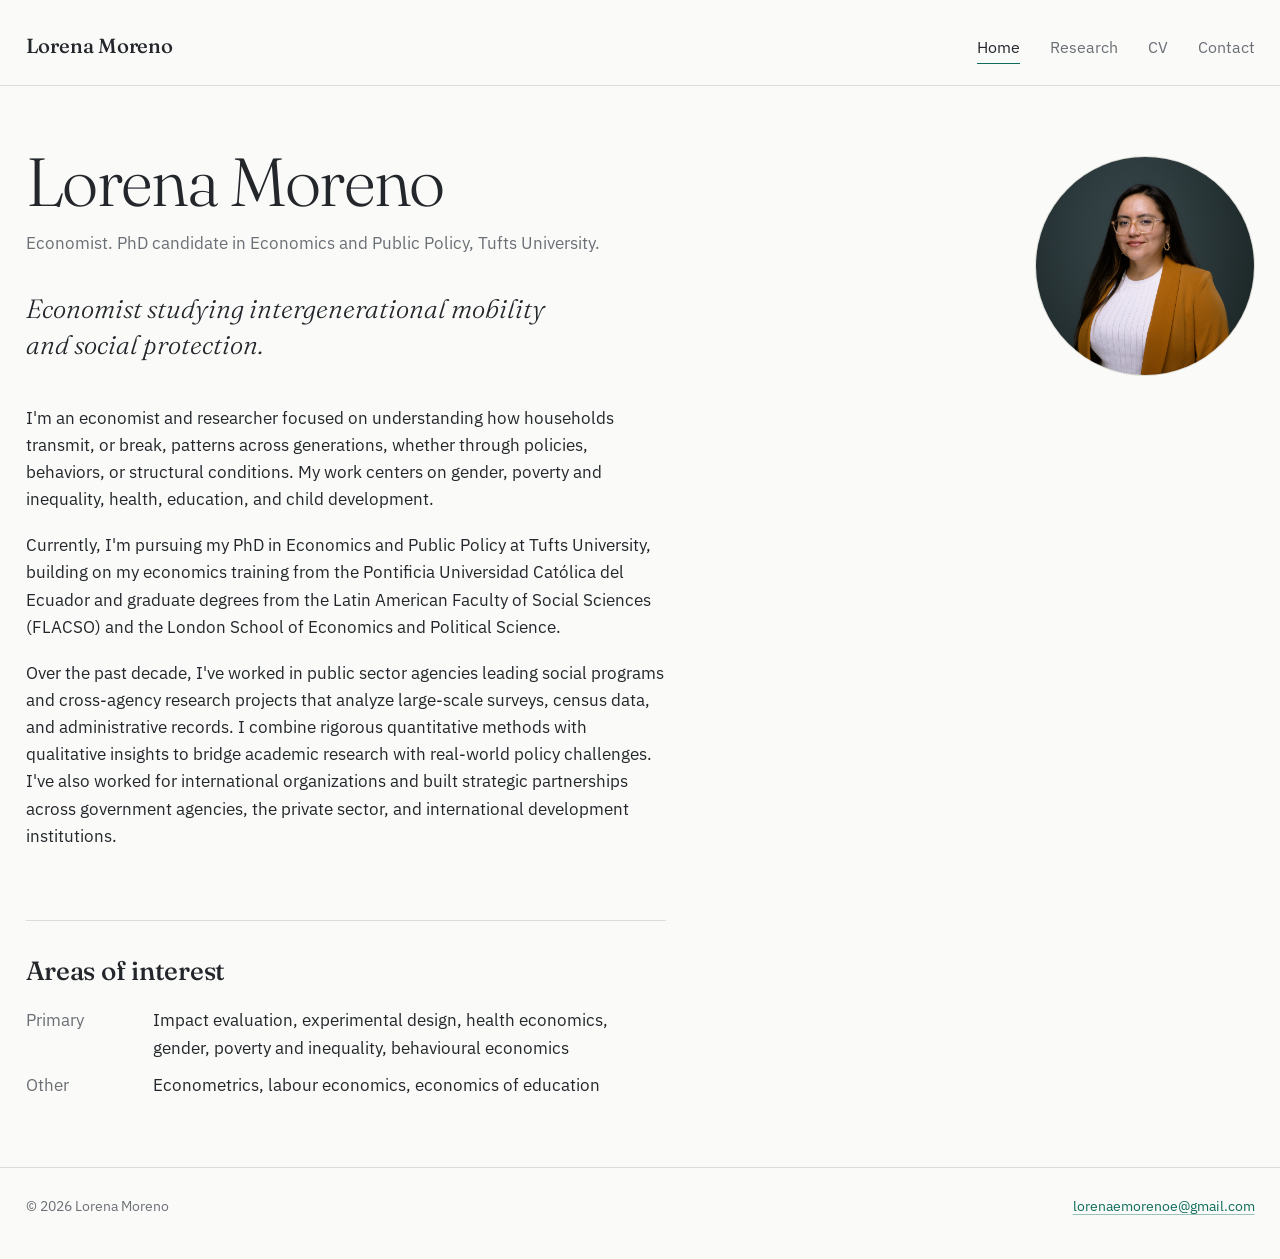
<file: index.html>
<!DOCTYPE html>
<html lang="en">
<head>
  <meta charset="utf-8">
  <meta name="viewport" content="width=device-width, initial-scale=1">
  <title>Lorena Moreno</title>
  <meta name="description" content="Lorena Moreno is a development economist and PhD candidate at Tufts University studying intergenerational mobility, social protection, and child development in Ecuador.">
  <link rel="stylesheet" href="style.css">
</head>
<body>

  <header class="site-header">
    <div class="wrap">
      <a class="brand" href="index.html">Lorena Moreno</a>
      <nav class="nav" aria-label="Main">
        <a href="index.html" aria-current="page">Home</a>
        <a href="research.html">Research</a>
        <a href="cv.html">CV</a>
        <a href="contact.html">Contact</a>
      </nav>
    </div>
  </header>

  <main>
    <div class="wrap">

      <section class="hero">
        <div class="hero-text">
          <h1>Lorena Moreno</h1>
          <p class="role">Economist. PhD candidate in Economics and Public Policy, Tufts University.</p>
          <p class="lede">Economist studying intergenerational mobility and social protection.</p>

          <p>I'm an economist and researcher focused on understanding how households transmit, or break, patterns across generations, whether through policies, behaviors, or structural conditions. My work centers on gender, poverty and inequality, health, education, and child development.</p>

          <p>Currently, I'm pursuing my PhD in Economics and Public Policy at Tufts University, building on my economics training from the Pontificia Universidad Católica del Ecuador and graduate degrees from the Latin American Faculty of Social Sciences (FLACSO) and the London School of Economics and Political Science.</p>

          <p>Over the past decade, I've worked in public sector agencies leading social programs and cross-agency research projects that analyze large-scale surveys, census data, and administrative records. I combine rigorous quantitative methods with qualitative insights to bridge academic research with real-world policy challenges. I've also worked for international organizations and built strategic partnerships across government agencies, the private sector, and international development institutions.</p>
        </div>

        <img class="portrait" src="photo.jpg" alt="Lorena Moreno" onerror="this.style.display='none'">
      </section>

      <section class="interests">
        <h2>Areas of interest</h2>
        <dl>
          <dt>Primary</dt>
          <dd>Impact evaluation, experimental design, health economics, gender, poverty and inequality, behavioural economics</dd>
          <dt>Other</dt>
          <dd>Econometrics, labour economics, economics of education</dd>
        </dl>
      </section>

    </div>
  </main>

  <footer class="site-footer">
    <div class="wrap">
      <span>© 2026 Lorena Moreno</span>
      <span><a href="mailto:lorenaemorenoe@gmail.com">lorenaemorenoe@gmail.com</a></span>
    </div>
  </footer>

</body>
</html>
</file>
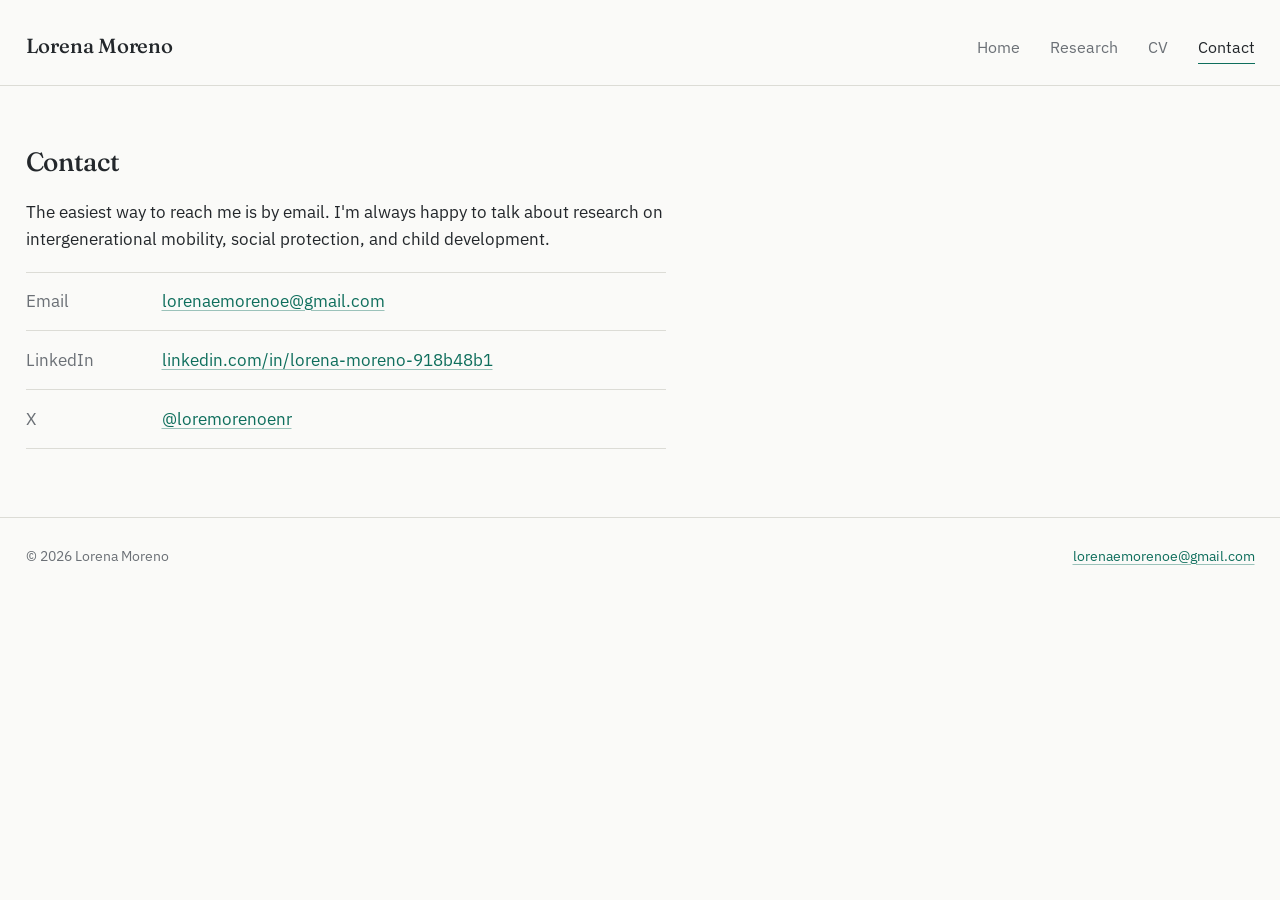
<file: contact.html>
<!DOCTYPE html>
<html lang="en">
<head>
  <meta charset="utf-8">
  <meta name="viewport" content="width=device-width, initial-scale=1">
  <title>Contact — Lorena Moreno</title>
  <meta name="description" content="Get in touch with Lorena Moreno.">
  <link rel="stylesheet" href="style.css">
</head>
<body>

  <header class="site-header">
    <div class="wrap">
      <a class="brand" href="index.html">Lorena Moreno</a>
      <nav class="nav" aria-label="Main">
        <a href="index.html">Home</a>
        <a href="research.html">Research</a>
        <a href="cv.html">CV</a>
        <a href="contact.html" aria-current="page">Contact</a>
      </nav>
    </div>
  </header>

  <main>
    <div class="wrap">

      <h2>Contact</h2>
      <p>The easiest way to reach me is by email. I'm always happy to talk about research on intergenerational mobility, social protection, and child development.</p>

      <ul class="contact-list">
        <li>
          <span class="label">Email</span>
          <span><a href="mailto:lorenaemorenoe@gmail.com">lorenaemorenoe@gmail.com</a></span>
        </li>
        <li>
          <span class="label">LinkedIn</span>
          <span><a href="https://www.linkedin.com/in/lorena-moreno-918b48b1/">linkedin.com/in/lorena-moreno-918b48b1</a></span>
        </li>
        <li>
          <span class="label">X</span>
          <span><a href="https://x.com/loremorenoenr">@loremorenoenr</a></span>
        </li>
      </ul>

    </div>
  </main>

  <footer class="site-footer">
    <div class="wrap">
      <span>© 2026 Lorena Moreno</span>
      <span><a href="mailto:lorenaemorenoe@gmail.com">lorenaemorenoe@gmail.com</a></span>
    </div>
  </footer>

</body>
</html>
</file>
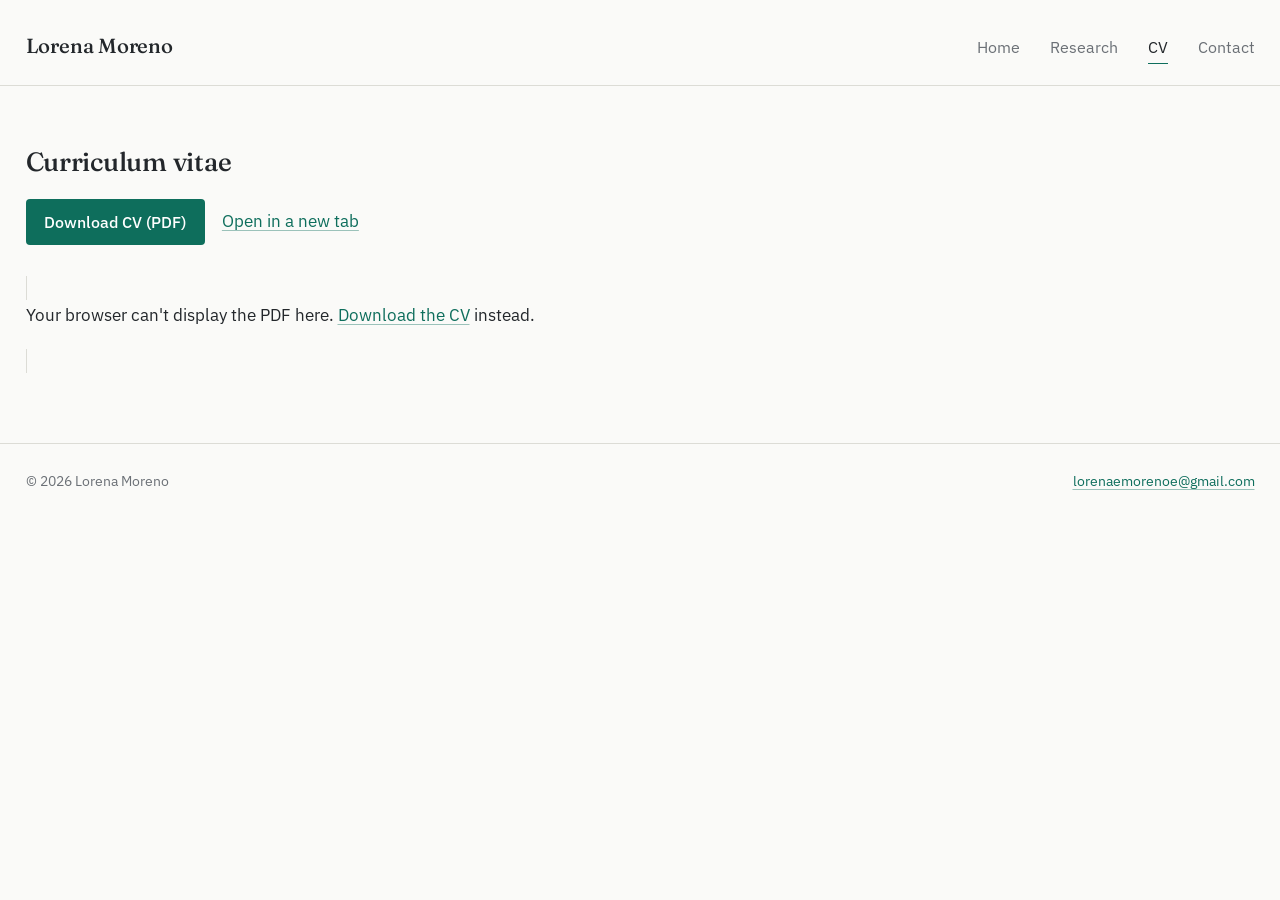
<file: cv.html>
<!DOCTYPE html>
<html lang="en">
<head>
  <meta charset="utf-8">
  <meta name="viewport" content="width=device-width, initial-scale=1">
  <title>CV — Lorena Moreno</title>
  <meta name="description" content="Curriculum vitae of Lorena Moreno, economist and PhD candidate at Tufts University.">
  <link rel="stylesheet" href="style.css">
</head>
<body>

  <header class="site-header">
    <div class="wrap">
      <a class="brand" href="index.html">Lorena Moreno</a>
      <nav class="nav" aria-label="Main">
        <a href="index.html">Home</a>
        <a href="research.html">Research</a>
        <a href="cv.html" aria-current="page">CV</a>
        <a href="contact.html">Contact</a>
      </nav>
    </div>
  </header>

  <main>
    <div class="wrap">

      <h2>Curriculum vitae</h2>

      <div class="cv-actions">
        <a class="button" href="cv.pdf" download>Download CV (PDF)</a>
        <a href="cv.pdf" target="_blank" rel="noopener">Open in a new tab</a>
      </div>

      <object class="cv-frame" data="cv.pdf" type="application/pdf">
        <p>Your browser can't display the PDF here. <a href="cv.pdf">Download the CV</a> instead.</p>
      </object>

    </div>
  </main>

  <footer class="site-footer">
    <div class="wrap">
      <span>© 2026 Lorena Moreno</span>
      <span><a href="mailto:lorenaemorenoe@gmail.com">lorenaemorenoe@gmail.com</a></span>
    </div>
  </footer>

</body>
</html>
</file>
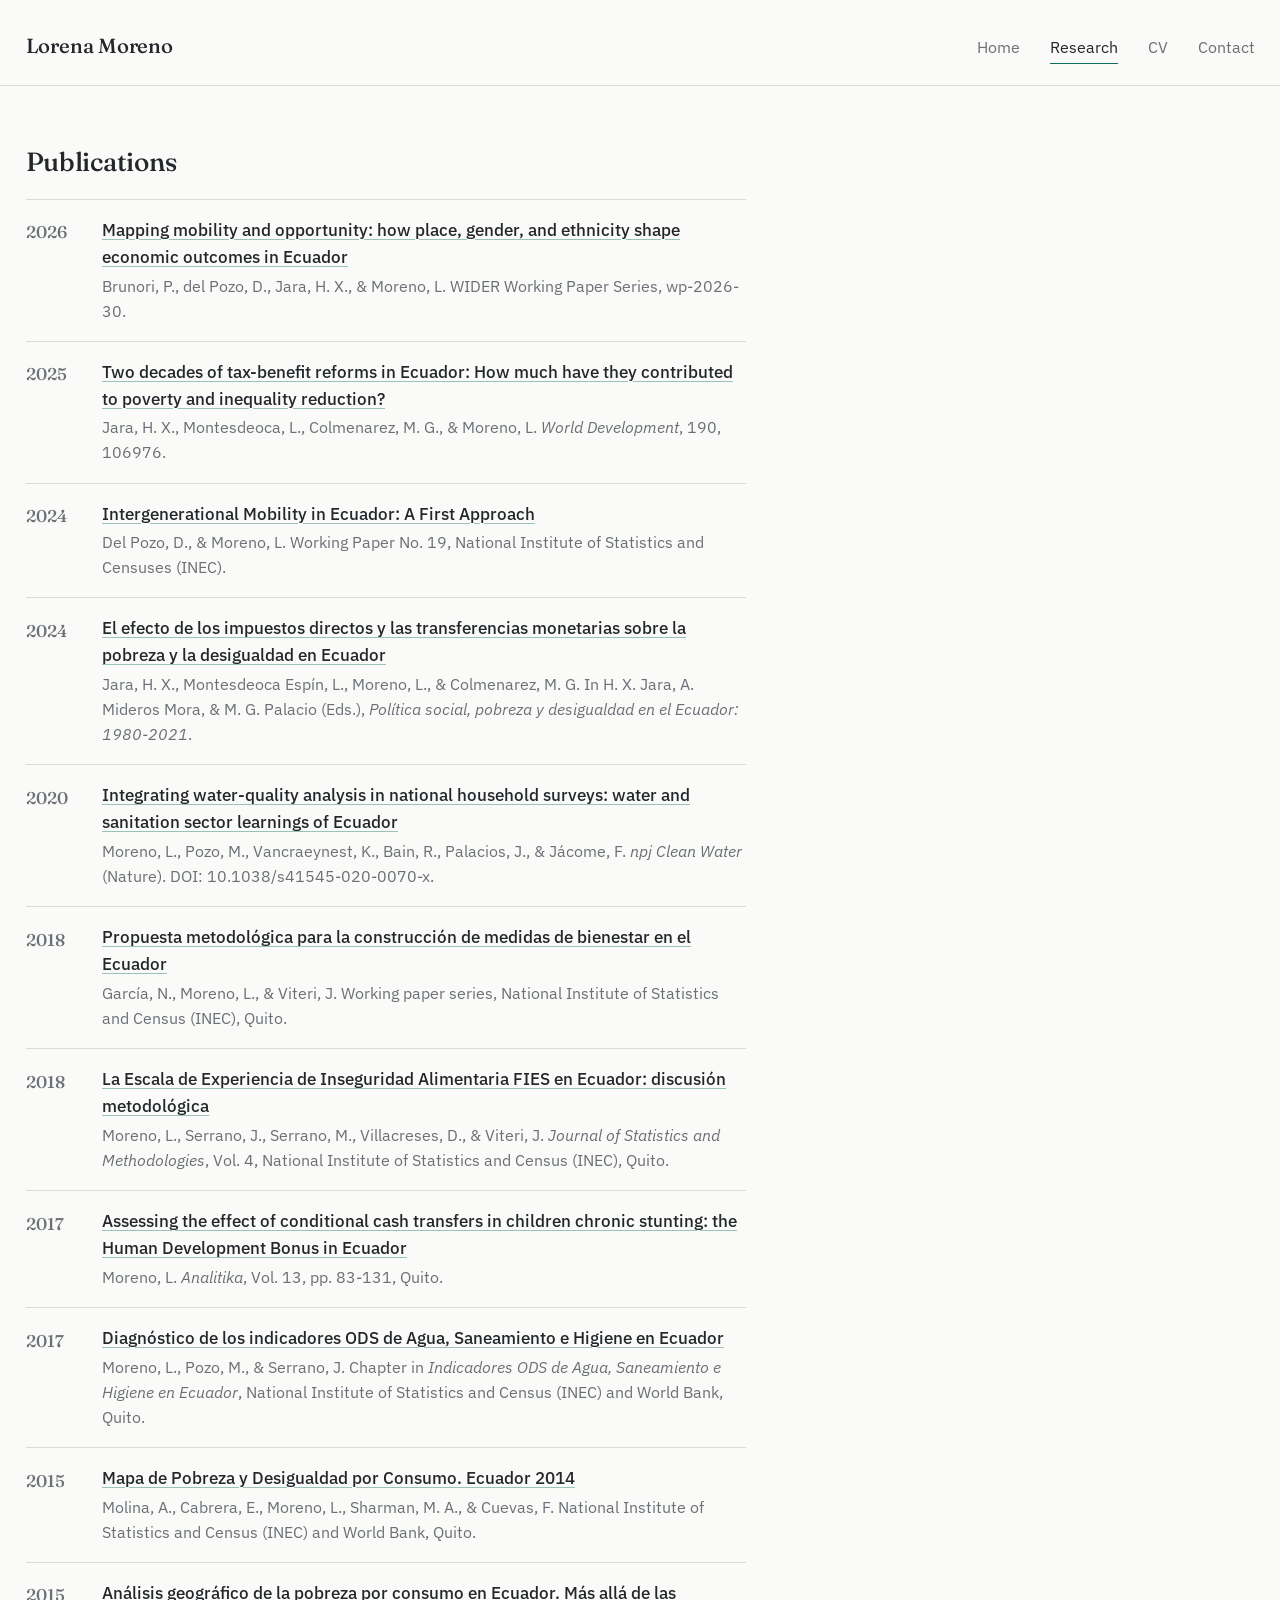
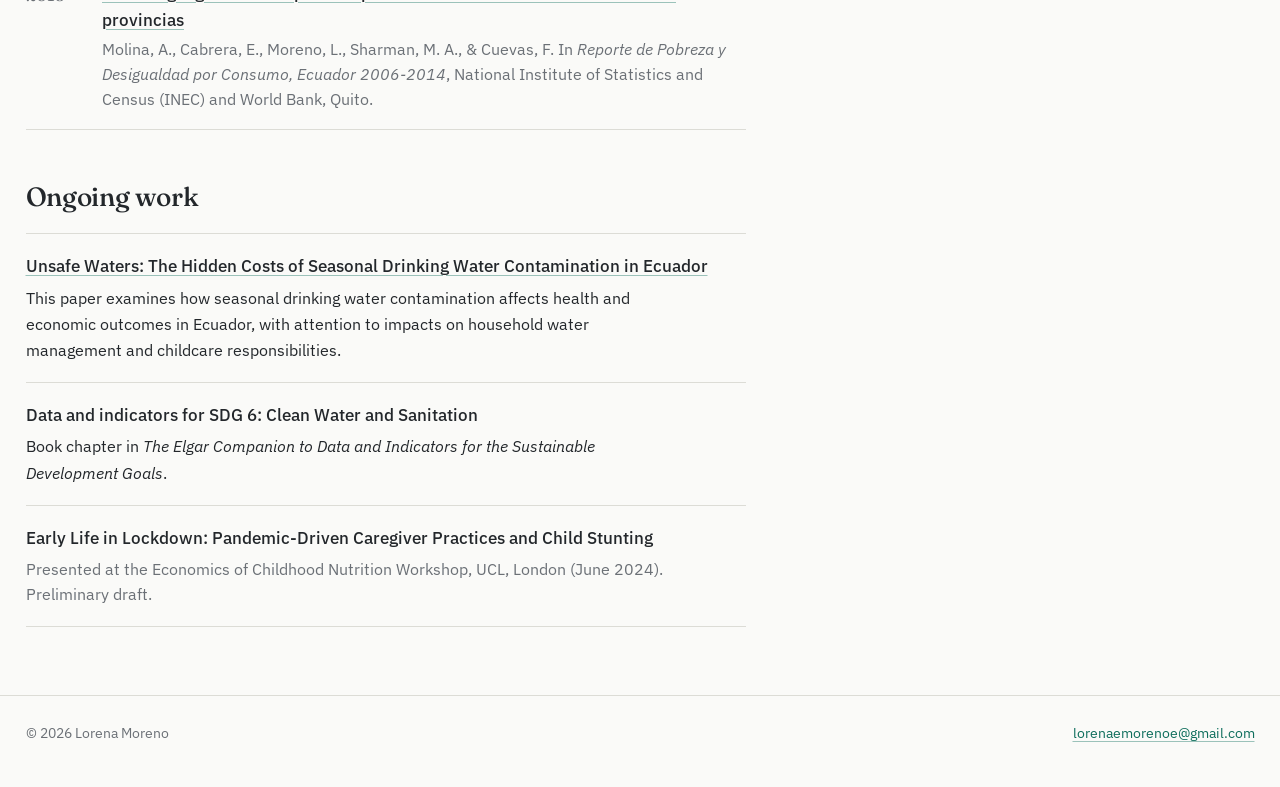
<file: research.html>
<!DOCTYPE html>
<html lang="en">
<head>
  <meta charset="utf-8">
  <meta name="viewport" content="width=device-width, initial-scale=1">
  <title>Research — Lorena Moreno</title>
  <meta name="description" content="Publications and ongoing research by Lorena Moreno on intergenerational mobility, poverty and inequality, health, and child development in Ecuador.">
  <link rel="stylesheet" href="style.css">
</head>
<body>

  <header class="site-header">
    <div class="wrap">
      <a class="brand" href="index.html">Lorena Moreno</a>
      <nav class="nav" aria-label="Main">
        <a href="index.html">Home</a>
        <a href="research.html" aria-current="page">Research</a>
        <a href="cv.html">CV</a>
        <a href="contact.html">Contact</a>
      </nav>
    </div>
  </header>

  <main>
    <div class="wrap">

      <h2>Publications</h2>
      <ul class="pubs">

        <li>
          <span class="year">2026</span>
          <div class="entry">
            <div class="title"><a href="https://www.wider.unu.edu/sites/default/files/Publications/Working-paper/PDF/WP2026-30-mapping-mobility-opportunity-how-place-gender-ethnicity-shape-economic-outcomes-Ecuador.pdf">Mapping mobility and opportunity: how place, gender, and ethnicity shape economic outcomes in Ecuador</a></div>
            <div class="meta">Brunori, P., del Pozo, D., Jara, H. X., &amp; Moreno, L. WIDER Working Paper Series, wp-2026-30.</div>
          </div>
        </li>

        <li>
          <span class="year">2025</span>
          <div class="entry">
            <div class="title"><a href="https://www.sciencedirect.com/science/article/pii/S0305750X25000610">Two decades of tax-benefit reforms in Ecuador: How much have they contributed to poverty and inequality reduction?</a></div>
            <div class="meta">Jara, H. X., Montesdeoca, L., Colmenarez, M. G., &amp; Moreno, L. <em>World Development</em>, 190, 106976.</div>
          </div>
        </li>

        <li>
          <span class="year">2024</span>
          <div class="entry">
            <div class="title"><a href="https://www.ecuadorencifras.gob.ec/documentos/web-inec/Bibliotecas/Libros/cuadernos_trabajo/Intergenerational_Mobility_Ecuador.pdf">Intergenerational Mobility in Ecuador: A First Approach</a></div>
            <div class="meta">Del Pozo, D., &amp; Moreno, L. Working Paper No. 19, National Institute of Statistics and Censuses (INEC).</div>
          </div>
        </li>

        <li>
          <span class="year">2024</span>
          <div class="entry">
            <div class="title"><a href="https://repositorio.puce.edu.ec/items/0fdb6753-c5bf-4890-b2fd-47d77d8bb7f8">El efecto de los impuestos directos y las transferencias monetarias sobre la pobreza y la desigualdad en Ecuador</a></div>
            <div class="meta">Jara, H. X., Montesdeoca Espín, L., Moreno, L., &amp; Colmenarez, M. G. In H. X. Jara, A. Mideros Mora, &amp; M. G. Palacio (Eds.), <em>Política social, pobreza y desigualdad en el Ecuador: 1980-2021</em>.</div>
          </div>
        </li>

        <li>
          <span class="year">2020</span>
          <div class="entry">
            <div class="title"><a href="https://www.nature.com/articles/s41545-020-0070-x">Integrating water-quality analysis in national household surveys: water and sanitation sector learnings of Ecuador</a></div>
            <div class="meta">Moreno, L., Pozo, M., Vancraeynest, K., Bain, R., Palacios, J., &amp; Jácome, F. <em>npj Clean Water</em> (Nature). DOI: 10.1038/s41545-020-0070-x.</div>
          </div>
        </li>

        <li>
          <span class="year">2018</span>
          <div class="entry">
            <div class="title"><a href="http://www.ecuadorencifras.gob.ec/documentos/web-inec/Bibliotecas/Libros/Documento_metodologico_Metricas_de_Bienestar_11122018.pdf">Propuesta metodológica para la construcción de medidas de bienestar en el Ecuador</a></div>
            <div class="meta">García, N., Moreno, L., &amp; Viteri, J. Working paper series, National Institute of Statistics and Census (INEC), Quito.</div>
          </div>
        </li>

        <li>
          <span class="year">2018</span>
          <div class="entry">
            <div class="title"><a href="http://www.ecuadorencifras.gob.ec/documentos/web-inec/Bibliotecas/Revista_Estadistica/Revista_Estadistica_Metodologia-Vol-4.pdf">La Escala de Experiencia de Inseguridad Alimentaria FIES en Ecuador: discusión metodológica</a></div>
            <div class="meta">Moreno, L., Serrano, J., Serrano, M., Villacreses, D., &amp; Viteri, J. <em>Journal of Statistics and Methodologies</em>, Vol. 4, National Institute of Statistics and Census (INEC), Quito.</div>
          </div>
        </li>

        <li>
          <span class="year">2017</span>
          <div class="entry">
            <div class="title"><a href="http://www.ecuadorencifras.gob.ec/documentos/web-inec/Revistas/Analitika/Anexos_pdf/Analit_13/3.pdf">Assessing the effect of conditional cash transfers in children chronic stunting: the Human Development Bonus in Ecuador</a></div>
            <div class="meta">Moreno, L. <em>Analitika</em>, Vol. 13, pp. 83-131, Quito.</div>
          </div>
        </li>

        <li>
          <span class="year">2017</span>
          <div class="entry">
            <div class="title"><a href="http://www.ecuadorencifras.gob.ec/documentos/web-inec/Bibliotecas/Libros/Diagnostico_ASH_pobreza_INEC_BM.pdf">Diagnóstico de los indicadores ODS de Agua, Saneamiento e Higiene en Ecuador</a></div>
            <div class="meta">Moreno, L., Pozo, M., &amp; Serrano, J. Chapter in <em>Indicadores ODS de Agua, Saneamiento e Higiene en Ecuador</em>, National Institute of Statistics and Census (INEC) and World Bank, Quito.</div>
          </div>
        </li>

        <li>
          <span class="year">2015</span>
          <div class="entry">
            <div class="title"><a href="https://www.ecuadorencifras.gob.ec/documentos/web-inec/Bibliotecas/Libros/mapaLibro.pdf">Mapa de Pobreza y Desigualdad por Consumo. Ecuador 2014</a></div>
            <div class="meta">Molina, A., Cabrera, E., Moreno, L., Sharman, M. A., &amp; Cuevas, F. National Institute of Statistics and Census (INEC) and World Bank, Quito.</div>
          </div>
        </li>

        <li>
          <span class="year">2015</span>
          <div class="entry">
            <div class="title"><a href="https://www.ecuadorencifras.gob.ec/documentos/web-inec/Estudios%20e%20Investigaciones/Pobreza_y_desdigualdad/4.Reporte-Analisis_geografico_pobreza_desigualdad.pdf">Análisis geográfico de la pobreza por consumo en Ecuador. Más allá de las provincias</a></div>
            <div class="meta">Molina, A., Cabrera, E., Moreno, L., Sharman, M. A., &amp; Cuevas, F. In <em>Reporte de Pobreza y Desigualdad por Consumo, Ecuador 2006-2014</em>, National Institute of Statistics and Census (INEC) and World Bank, Quito.</div>
          </div>
        </li>

      </ul>

      <h2>Ongoing work</h2>
      <ul class="ongoing">

        <li>
          <div class="title"><a href="https://tufts.box.com/s/jgrx762ubs2ilqv6kmx12x1rpjnjmxh8">Unsafe Waters: The Hidden Costs of Seasonal Drinking Water Contamination in Ecuador</a></div>
          <p>This paper examines how seasonal drinking water contamination affects health and economic outcomes in Ecuador, with attention to impacts on household water management and childcare responsibilities.</p>
        </li>

        <li>
          <div class="title">Data and indicators for SDG 6: Clean Water and Sanitation</div>
          <p>Book chapter in <em>The Elgar Companion to Data and Indicators for the Sustainable Development Goals</em>.</p>
        </li>

        <li>
          <div class="title">Early Life in Lockdown: Pandemic-Driven Caregiver Practices and Child Stunting</div>
          <p class="note">Presented at the Economics of Childhood Nutrition Workshop, UCL, London (June 2024). Preliminary draft.</p>
        </li>

      </ul>

    </div>
  </main>

  <footer class="site-footer">
    <div class="wrap">
      <span>© 2026 Lorena Moreno</span>
      <span><a href="mailto:lorenaemorenoe@gmail.com">lorenaemorenoe@gmail.com</a></span>
    </div>
  </footer>

</body>
</html>
</file>
<file: style.css>
/* Lorena Moreno — personal academic site */

@import url('https://fonts.googleapis.com/css2?family=Fraunces:ital,opsz,wght@0,9..144,300;0,9..144,500;0,9..144,600;1,9..144,300;1,9..144,400&family=IBM+Plex+Sans:ital,wght@0,400;0,500;0,600;1,400&display=swap');

:root {
  --paper: #FAFAF8;
  --ink: #23272B;
  --muted: #6B7076;
  --accent: #0E6E5C;
  --accent-soft: #E3EFEB;
  --rule: #DCDCD6;
  --measure: 64ch;
  --font-display: 'Fraunces', Georgia, 'Times New Roman', serif;
  --font-body: 'IBM Plex Sans', -apple-system, BlinkMacSystemFont, 'Segoe UI', sans-serif;
}

*, *::before, *::after { box-sizing: border-box; }

html { font-size: 17px; -webkit-text-size-adjust: 100%; }

body {
  margin: 0;
  background: var(--paper);
  color: var(--ink);
  font-family: var(--font-body);
  line-height: 1.6;
  font-feature-settings: 'kern' 1, 'liga' 1;
}

a {
  color: var(--accent);
  text-decoration: underline;
  text-decoration-thickness: 1px;
  text-underline-offset: 3px;
  text-decoration-color: color-mix(in srgb, var(--accent) 40%, transparent);
}
a:hover { text-decoration-color: var(--accent); }
a:focus-visible { outline: 2px solid var(--accent); outline-offset: 3px; border-radius: 2px; }

/* Layout */

.wrap {
  max-width: 78rem;
  margin: 0 auto;
  padding: 0 1.5rem;
}

.site-header {
  padding: 1.75rem 0 1.25rem;
  border-bottom: 1px solid var(--rule);
}
.site-header .wrap {
  display: flex;
  align-items: baseline;
  justify-content: space-between;
  gap: 1.5rem;
  flex-wrap: wrap;
}
.brand {
  font-family: var(--font-display);
  font-weight: 500;
  font-size: 1.2rem;
  color: var(--ink);
  text-decoration: none;
  letter-spacing: -0.005em;
}
.brand:hover { color: var(--accent); }

.nav { display: flex; gap: 1.75rem; flex-wrap: wrap; }
.nav a {
  color: var(--muted);
  text-decoration: none;
  font-size: 0.95rem;
  padding-bottom: 0.2rem;
  border-bottom: 1.5px solid transparent;
}
.nav a:hover { color: var(--ink); }
.nav a[aria-current="page"] { color: var(--ink); border-bottom-color: var(--accent); }

main { padding: 3.5rem 0 4rem; }

.site-footer {
  border-top: 1px solid var(--rule);
  padding: 1.5rem 0 2.5rem;
  color: var(--muted);
  font-size: 0.85rem;
}
.site-footer .wrap { display: flex; justify-content: space-between; flex-wrap: wrap; gap: 0.5rem; }

/* Type */

h1 {
  font-family: var(--font-display);
  font-weight: 300;
  font-size: clamp(2.4rem, 5.5vw, 4rem);
  line-height: 1.05;
  letter-spacing: -0.02em;
  margin: 0 0 0.75rem;
}
h2 {
  font-family: var(--font-display);
  font-weight: 500;
  font-size: 1.55rem;
  line-height: 1.2;
  letter-spacing: -0.01em;
  margin: 0 0 1.25rem;
}
h3 {
  font-family: var(--font-body);
  font-weight: 600;
  font-size: 1rem;
  margin: 2rem 0 0.75rem;
}
p { margin: 0 0 1.1rem; max-width: var(--measure); }

.lede {
  font-family: var(--font-display);
  font-style: italic;
  font-weight: 300;
  font-size: clamp(1.25rem, 2.2vw, 1.55rem);
  line-height: 1.35;
  color: var(--ink);
  max-width: 34ch;
  margin: 0 0 2.5rem;
}

/* Home */

.hero {
  display: grid;
  grid-template-columns: minmax(0, 1fr) auto;
  gap: 3rem;
  align-items: start;
  margin-bottom: 3rem;
}
.hero-text { min-width: 0; }
.portrait {
  width: 220px;
  height: 220px;
  object-fit: cover;
  border-radius: 50%;
  border: 1px solid var(--rule);
  margin-top: 0.6rem;
}
.role {
  color: var(--muted);
  font-size: 1rem;
  margin: 0 0 2rem;
}

.interests {
  margin-top: 2.5rem;
  padding-top: 2rem;
  border-top: 1px solid var(--rule);
  max-width: var(--measure);
}
.interests dl { margin: 0; display: grid; grid-template-columns: 6.5rem 1fr; row-gap: 0.6rem; column-gap: 1rem; }
.interests dt { color: var(--muted); }
.interests dd { margin: 0; }

/* Research */

.pubs { list-style: none; margin: 0 0 3rem; padding: 0; max-width: 72ch; }
.pubs li {
  display: grid;
  grid-template-columns: 3.5rem 1fr;
  gap: 1rem;
  padding: 1rem 0;
  border-top: 1px solid var(--rule);
}
.pubs li:last-child { border-bottom: 1px solid var(--rule); }
.pubs .year {
  font-family: var(--font-display);
  font-weight: 500;
  color: var(--muted);
  font-variant-numeric: tabular-nums;
  padding-top: 0.1rem;
}
.pubs .entry { min-width: 0; }
.pubs .title { font-weight: 500; }
.pubs .title a { color: var(--ink); }
.pubs .title a:hover { color: var(--accent); }
.pubs .meta { color: var(--muted); font-size: 0.92rem; margin-top: 0.15rem; }

.ongoing { list-style: none; margin: 0; padding: 0; max-width: 72ch; }
.ongoing li { padding: 1.1rem 0; border-top: 1px solid var(--rule); }
.ongoing li:last-child { border-bottom: 1px solid var(--rule); }
.ongoing .title { font-weight: 500; margin-bottom: 0.25rem; }
.ongoing .title a { color: var(--ink); }
.ongoing .title a:hover { color: var(--accent); }
.ongoing p { margin: 0; color: var(--ink); font-size: 0.97rem; }
.ongoing .note { color: var(--muted); font-size: 0.92rem; margin-top: 0.3rem; }

/* CV */

.cv-actions { margin: 0 0 1.75rem; display: flex; gap: 1rem; flex-wrap: wrap; align-items: center; }
.button {
  display: inline-block;
  background: var(--accent);
  color: #fff;
  text-decoration: none;
  padding: 0.6rem 1.1rem;
  border-radius: 4px;
  font-weight: 500;
  font-size: 0.95rem;
}
.button:hover { background: #0B5A4B; }
.cv-frame {
  width: 100%;
  height: 80vh;
  min-height: 600px;
  border: 1px solid var(--rule);
  background: #fff;
}

/* Contact */

.contact-list { list-style: none; margin: 0; padding: 0; max-width: var(--measure); }
.contact-list li {
  display: grid;
  grid-template-columns: 7rem 1fr;
  gap: 1rem;
  padding: 0.9rem 0;
  border-top: 1px solid var(--rule);
}
.contact-list li:last-child { border-bottom: 1px solid var(--rule); }
.contact-list .label { color: var(--muted); }

/* Responsive */

@media (max-width: 720px) {
  html { font-size: 16px; }
  .hero { grid-template-columns: 1fr; gap: 1.5rem; }
  .portrait { width: 140px; height: 140px; order: -1; }
  .interests dl { grid-template-columns: 1fr; row-gap: 0.25rem; }
  .interests dt { margin-top: 0.6rem; }
  .pubs li { grid-template-columns: 1fr; gap: 0.2rem; }
  .contact-list li { grid-template-columns: 1fr; gap: 0.15rem; }
  main { padding: 2.5rem 0 3rem; }
}

@media (prefers-reduced-motion: no-preference) {
  a, .nav a, .button { transition: color 120ms ease, background-color 120ms ease, border-color 120ms ease; }
}
</file>
